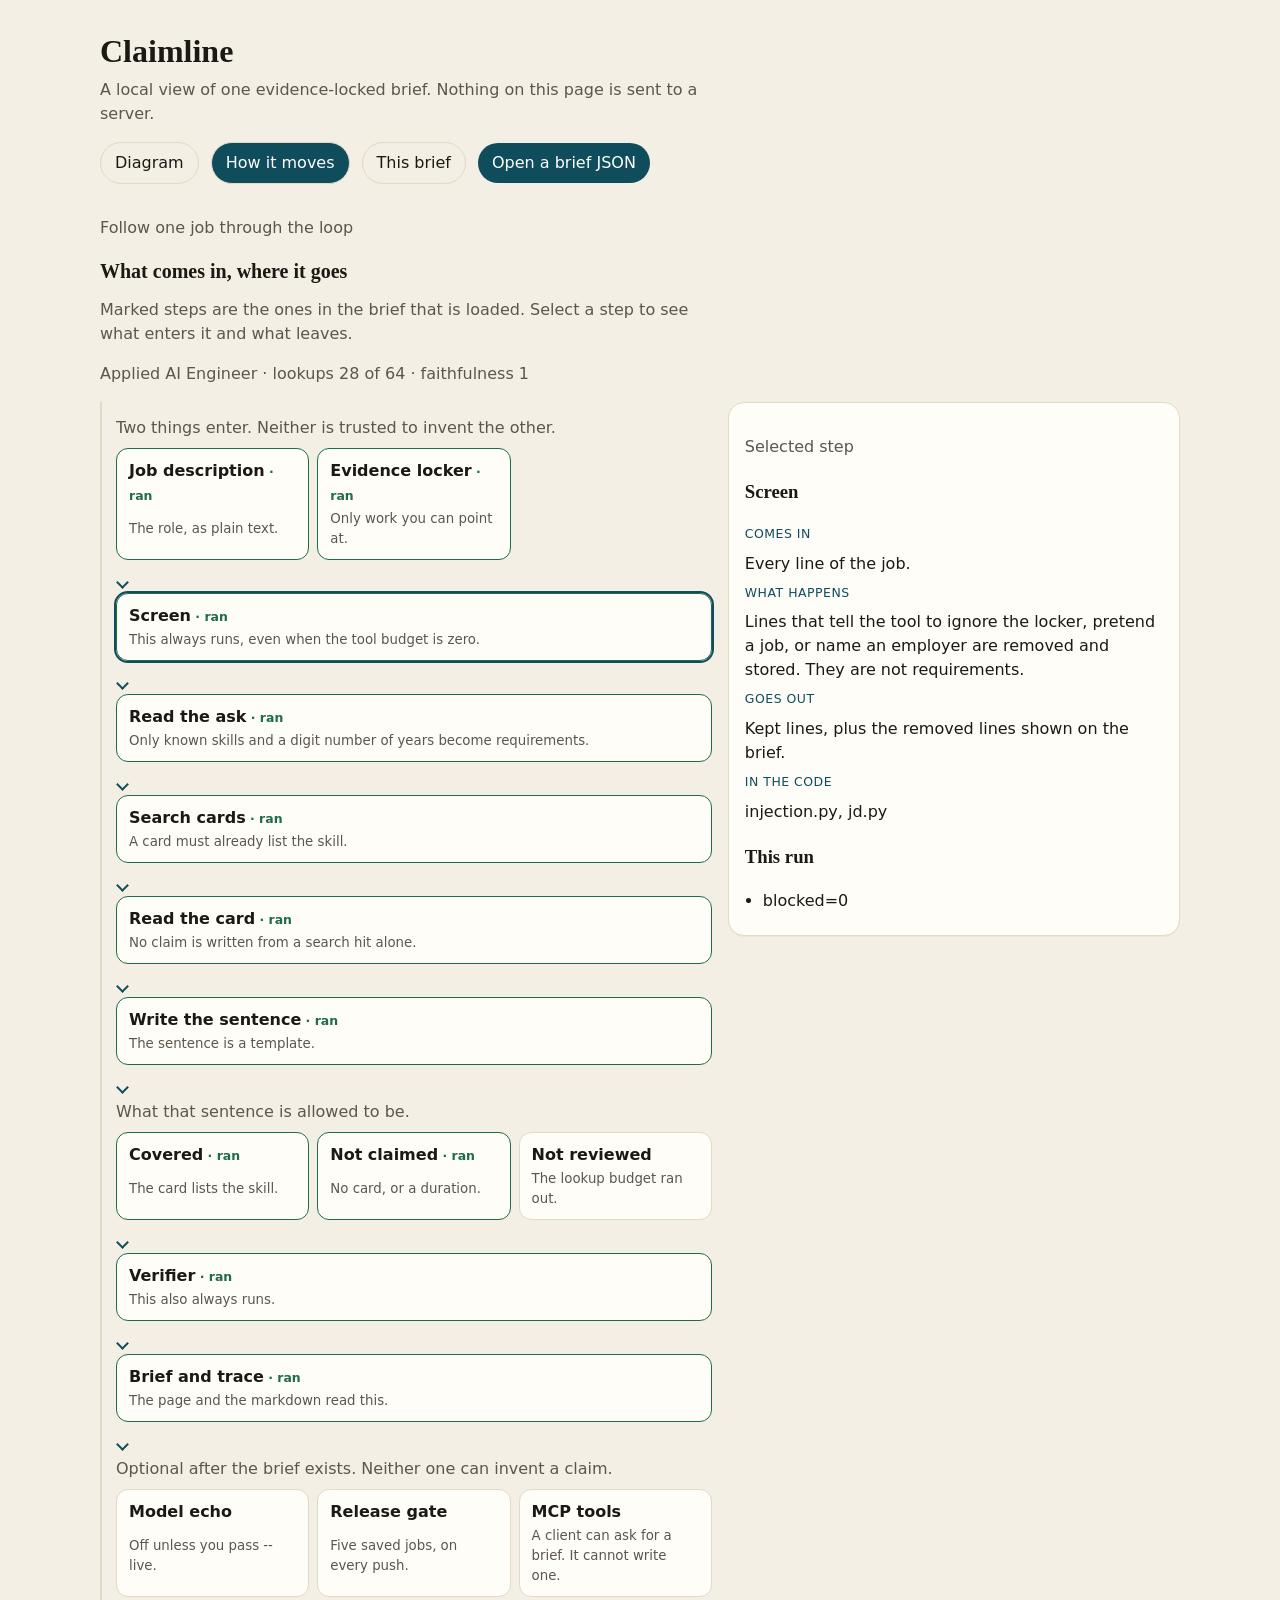
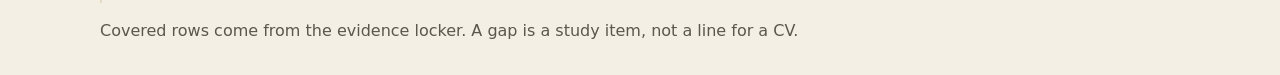
<file: index.html>
<!DOCTYPE html>
<html lang="en">
<head>
  <meta charset="utf-8">
  <meta name="viewport" content="width=device-width, initial-scale=1">
  <title>Claimline brief</title>
  <link rel="stylesheet" href="styles.css">
</head>
<body>
  <header>
    <h1>Claimline</h1>
    <p class="lede">A local view of one evidence-locked brief. Nothing on this page is sent to a server.</p>
    <div class="toolbar">
      <button type="button" class="tab" id="tab-map" data-tab="map">Diagram</button>
      <button type="button" class="tab on" id="tab-flow" data-tab="flow">How it moves</button>
      <button type="button" class="tab" id="tab-brief" data-tab="brief">This brief</button>
      <label class="file" for="run-file">Open a brief JSON</label>
      <input id="run-file" type="file" accept="application/json,.json">
    </div>
  </header>
  <main id="app"></main>
  <footer>
    <p>Covered rows come from the evidence locker. A gap is a study item, not a line for a CV.</p>
  </footer>
  <script src="sample-run.js"></script>
  <script src="flow.js"></script>
  <script src="map.js"></script>
  <script src="app.js"></script>
</body>
</html>
</file>
<file: styles.css>
:root {
  color-scheme: light;
  --bg: #f3efe4;
  --ink: #1c1915;
  --muted: #5c564c;
  --card: #fffdf8;
  --line: #e3d9c4;
  --covered: #1f6b4a;
  --gap: #9a3412;
  --accent: #0f4c5c;
  --shadow: 0 1px 0 rgba(28, 25, 21, 0.04);
}

* { box-sizing: border-box; }

body {
  margin: 0;
  background: var(--bg);
  color: var(--ink);
  font: 16px/1.5 "Segoe UI", system-ui, sans-serif;
}

header, main { width: min(1080px, calc(100% - 32px)); margin: 0 auto; }

header { padding: 32px 0 8px; }

h1, h2, h3 { font-family: Georgia, "Iowan Old Style", Palatino, serif; font-weight: 600; }

h1 { font-size: 2rem; line-height: 1.2; margin: 0 0 8px; }

h2 { font-size: 1.25rem; margin: 0 0 12px; }

.lede { max-width: 62ch; color: var(--muted); margin: 0 0 16px; }

.toolbar { display: flex; flex-wrap: wrap; gap: 12px; align-items: center; margin: 16px 0 8px; }

button, .file {
  background: var(--accent);
  color: white;
  border: 0;
  border-radius: 999px;
  padding: 8px 14px;
  font: inherit;
  cursor: pointer;
}

.tab {
  background: transparent;
  color: var(--ink);
  border: 1px solid var(--line);
}

.tab.on { background: var(--accent); color: white; }

.file { cursor: pointer; }

input[type="file"] { display: none; }

.stats { display: grid; grid-template-columns: repeat(3, 1fr); gap: 12px; margin: 16px 0 24px; }

.stat, article, .trace, .notice {
  background: var(--card);
  border: 1px solid var(--line);
  border-radius: 16px;
  box-shadow: var(--shadow);
}

.stat { padding: 14px 16px; }

.stat b { display: block; font-family: Georgia, Palatino, serif; font-size: 1.6rem; }

.stat span, .meta { color: var(--muted); }

.layout { display: grid; grid-template-columns: 1.3fr 0.7fr; gap: 16px; }

article, .notice, .trace { padding: 16px; margin-bottom: 16px; }

.covered { border-top: 4px solid var(--covered); }

.gap { border-top: 4px solid var(--gap); }

a { color: var(--accent); }

ul { margin: 8px 0 0; padding-left: 18px; }

li { margin: 6px 0; }

.trace ol { margin: 0; padding-left: 20px; }

.tag {
  display: inline-block;
  border-radius: 999px;
  padding: 2px 8px;
  background: #efe7d6;
  font-size: 0.85rem;
}

footer { width: min(1080px, calc(100% - 32px)); margin: 8px auto 32px; color: var(--muted); }

.flow-layout { display: grid; grid-template-columns: minmax(0, 1.15fr) minmax(240px, 0.85fr); gap: 16px; align-items: start; }
.flow-list { list-style: none; margin: 0; padding: 0 0 0 14px; display: grid; gap: 0; border-left: 2px solid var(--line); }
.flow-list > li + li::before {
  content: "";
  display: block;
  width: 7px;
  height: 7px;
  margin: 6px 0 6px 2px;
  border-right: 2px solid var(--accent);
  border-bottom: 2px solid var(--accent);
  transform: rotate(45deg);
}
.station.ran b::after { content: " · ran"; color: var(--covered); font-size: 0.78rem; font-weight: 600; }
.station {
  width: 100%;
  text-align: left;
  display: grid;
  gap: 2px;
  background: var(--card);
  color: var(--ink);
  border: 1px solid var(--line);
  border-radius: 12px;
  padding: 10px 12px;
}
.station small { color: var(--muted); }
.station.ran { border-color: var(--covered); }
.station.on { outline: 2px solid var(--accent); }
.flow-split p { color: var(--muted); margin: 8px 0; }
.flow-choices { display: grid; grid-template-columns: repeat(3, minmax(0, 1fr)); gap: 8px; }
.flow-detail { background: var(--card); border: 1px solid var(--line); border-radius: 16px; padding: 16px; position: sticky; top: 12px; }
.flow-detail dl { display: grid; gap: 8px; margin: 0; }
.flow-detail dt { color: var(--accent); font-size: 0.78rem; letter-spacing: 0.04em; text-transform: uppercase; }
.flow-detail dd { margin: 0; }
.flow-quiet, .flow-banner { color: var(--muted); }
.flow h2 { font-family: Georgia, Palatino, serif; }

.arch { display: grid; gap: 12px; }
.arch h2 { margin-top: 8px; }
.arch-board { display: grid; }
.arch-lane {
  border: 1px solid var(--line);
  background: var(--card);
  border-radius: 16px;
  padding: 12px 14px;
}
.arch-label {
  margin: 0 0 10px;
  color: var(--accent);
  font-size: 0.78rem;
  letter-spacing: 0.04em;
  text-transform: uppercase;
}
.arch-flow { display: flex; flex-wrap: wrap; align-items: center; gap: 10px; }
.arch-fan { display: grid; gap: 8px; }
.arch-to {
  position: relative;
  flex: 0 0 28px;
  width: 28px;
  height: 2px;
  background: var(--accent);
}
.arch-to::after {
  content: "";
  position: absolute;
  right: -1px;
  top: -4px;
  border: 5px solid transparent;
  border-left: 7px solid var(--accent);
}
.arch-down {
  width: 2px;
  height: 22px;
  margin-left: 36px;
  background: var(--accent);
  position: relative;
}
.arch-down::after {
  content: "";
  position: absolute;
  left: -4px;
  bottom: -1px;
  border: 5px solid transparent;
  border-top: 7px solid var(--accent);
}
button.arch-box {
  min-width: 148px;
  text-align: left;
  display: grid;
  gap: 2px;
  background: var(--card);
  color: var(--ink);
  border: 1px solid var(--line);
  border-radius: 12px;
  padding: 10px 12px;
}
button.arch-box small { color: var(--muted); }
button.arch-box.on { border-color: var(--accent); outline: 2px solid var(--accent); }
.arch-note {
  background: var(--card);
  border: 1px solid var(--line);
  border-radius: 16px;
  padding: 14px 16px;
  max-width: 72ch;
}
.arch-note h2 { margin: 0 0 8px; }
.arch-note p { margin: 0; }

@media (max-width: 800px) {
  .stats, .layout, .flow-layout, .flow-choices { grid-template-columns: 1fr; }
  .arch-flow { flex-direction: column; align-items: stretch; }
  .arch-to { width: 2px; height: 18px; flex-basis: 18px; align-self: center; }
  .arch-to::after { right: auto; left: -4px; top: auto; bottom: -1px; border: 5px solid transparent; border-top: 7px solid var(--accent); }
  .arch-down { margin-left: 0; justify-self: center; }
  h1 { font-size: 1.6rem; }
  .flow-detail { position: static; }
}
</file>
